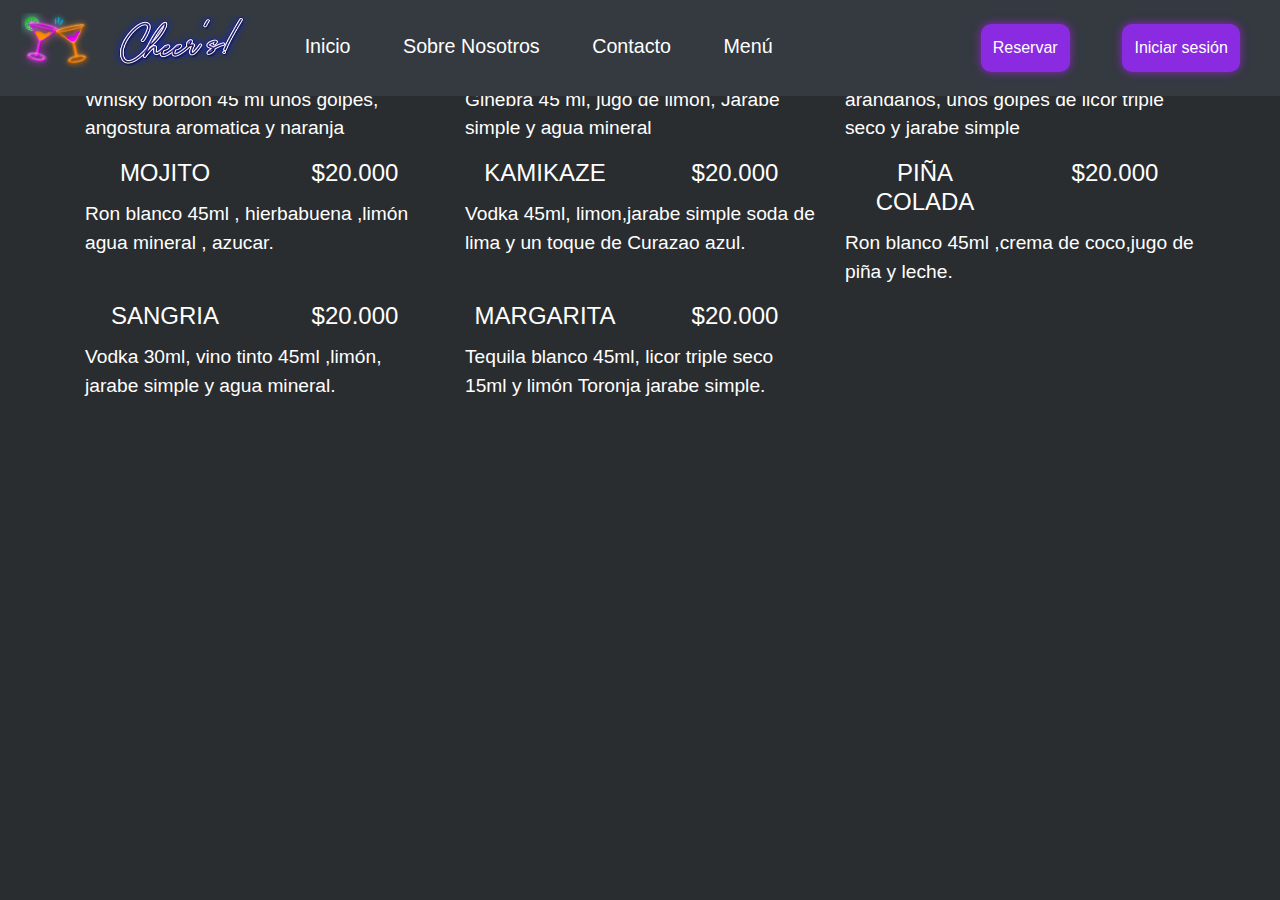
<file: menu-bebidas-clasicos.html>
<!DOCTYPE html>
<html lang="en">
<head>
    <meta charset="UTF-8">
    <meta name="viewport" content="width=device-width, initial-scale=1.0">
    <link rel="stylesheet" href="https://cdn.jsdelivr.net/npm/bootstrap@4.0.0/dist/css/bootstrap.min.css" integrity="sha384-Gn5384xqQ1aoWXA+058RXPxPg6fy4IWvTNh0E263XmFcJlSAwiGgFAW/dAiS6JXm" crossorigin="anonymous">
    <link rel="stylesheet" href="css/estilos.css">
    <link rel="icon" type="image/x-icon" href="img/logo2.png">
    <title>Menú bebidas</title>
</head>
<body>

    <header>
        <!-- Navbar de la página -->
        <nav class="navbar fixed-top navbar-dark bg-dark" style="left: 0; right: 0;">
            <div class="navigation-flex">
                <div class="left-side">
                    <a class="navbar-brand" href="#">
                        <img src="img/Logo2.png" alt="Imagen del logo de Cheers" class="logo">
                        <img src="img/Logo-letters.png" alt="Letras del logo de Cheers" class="logo-letters">
                      </a>
                </div>
                <div class="middle-side">
                    <ul class="navigation-menu">
                        <li>
                            <a href="index.html">Inicio</a>
                        </li>
                        <li>
                            <a href="#">Sobre Nosotros</a>
                        </li>
                        <li>
                            <a href="views/contacto.html">Contacto</a>
                        </li>
                        <li>
                          <a href="/menu-bebidas.html">Menú </a>
                      </li>
                    </ul>
                </div>
                <div class="right-side">
                    <ul>
                        <li>
                            <a href="#" class="btn">
                                Reservar
                            </a>
                        </li>
                        <li>
                            <a href="#" class="btn">
                                Iniciar sesión
                            </a>
                        </li>

                    </ul>
                </div>
            </div>
          </nav>
    </header>
    <div class="">
        <div class="container mt-6">
          <div class="row ">
            <div class="col-4 ">
              <div class=" mt-3 element">
                <div class=" text-white">
                  <div class="row">
                    <div class="col-6">
                      <h4 class="card-title">OLD FASHION</h4>
                    </div>
                    <div class="col-6">
                      <h4 class="card-title">$20.000</h4>
                    </div>                  
                  </div>
                  <p class="card-text">Whisky borbon 45 ml unos golpes,  angostura aromatica y naranja</p>                
                </div>
              </div>
            </div>
            <div class="col-4 ">
              <div class=" mt-3 element">
                <div class=" text-white">
                  <div class="row">
                    <div class="col-6">
                      <h4 class="card-title">TOM COLLINS</h4>
                    </div>
                    <div class="col-6">
                      <h4 class="card-title">$20.000</h4>
                    </div>                  
                  </div>
                  <p class="card-text">Ginebra 45 ml, jugo de limón, Jarabe simple y agua mineral</p>                
                </div>
              </div>
            </div>
            <div class="col-4 ">
              <div class=" mt-3 element">
                <div class=" text-white">
                  <div class="row">
                    <div class="col-6">
                      <h4 class="card-title">COSMOPOLITAN</h4>
                    </div>
                    <div class="col-6">
                      <h4 class="card-title">$20.000</h4>
                    </div>                  
                  </div>
                  <p class="card-text">Vodka 45 ml, jugo de limon, jugo de arándanos, unos golpes de licor triple seco y jarabe simple</p>                
                </div>
              </div>
            </div>
            <div class="col-4 ">
              <div class=" mt-3 element">
                <div class=" text-white">
                  <div class="row">
                    <div class="col-6">
                      <h4 class="card-title">MOJITO</h4>
                    </div>
                    <div class="col-6">
                      <h4 class="card-title">$20.000</h4>
                    </div>                  
                  </div>
                  <p class="card-text">Ron blanco 45ml ,  hierbabuena ,limón agua mineral , azucar.</p>                
                </div>
              </div>
            </div>
            <div class="col-4 ">
              <div class=" mt-3 element">
                <div class=" text-white">
                  <div class="row">
                    <div class="col-6">
                      <h4 class="card-title">KAMIKAZE</h4>
                    </div>
                    <div class="col-6">
                      <h4 class="card-title">$20.000</h4>
                    </div>                  
                  </div>
                  <p class="card-text">Vodka 45ml, limon,jarabe simple soda de lima y un toque de Curazao azul.</p>                
                </div>
              </div>
            </div>
            <div class="col-4 ">
              <div class=" mt-3 element">
                <div class=" text-white">
                  <div class="row">
                    <div class="col-6">
                      <h4 class="card-title">PIÑA COLADA</h4>
                    </div>
                    <div class="col-6">
                      <h4 class="card-title">$20.000</h4>
                    </div>                  
                  </div>
                  <p class="card-text">Ron blanco 45ml ,crema de coco,jugo de piña y leche.</p>                
                </div>
              </div>
            </div>
            <div class="col-4 ">
              <div class=" mt-3 element">
                <div class=" text-white">
                  <div class="row">
                    <div class="col-6">
                      <h4 class="card-title">SANGRIA</h4>
                    </div>
                    <div class="col-6">
                      <h4 class="card-title">$20.000</h4>
                    </div>                  
                  </div>
                  <p class="card-text">Vodka 30ml,  vino tinto 45ml ,limón, jarabe simple y agua mineral.</p>                
                </div>
              </div>
            </div>
            <div class="col-4 ">
              <div class=" mt-3 element">
                <div class=" text-white">
                  <div class="row">
                    <div class="col-6">
                      <h4 class="card-title">MARGARITA</h4>
                    </div>
                    <div class="col-6">
                      <h4 class="card-title">$20.000</h4>
                    </div>                  
                  </div>
                  <p class="card-text">Tequila blanco 45ml, licor triple seco 15ml y limón Toronja jarabe simple.</p>                
                </div>
              </div>
            </div>             
          </div>
        </div>
    </div>
  

</body>

    <script src="https://code.jquery.com/jquery-3.2.1.slim.min.js" integrity="sha384-KJ3o2DKtIkvYIK3UENzmM7KCkRr/rE9/Qpg6aAZGJwFDMVNA/GpGFF93hXpG5KkN" crossorigin="anonymous"></script>
    <script src="https://cdn.jsdelivr.net/npm/popper.js@1.12.9/dist/umd/popper.min.js" integrity="sha384-ApNbgh9B+Y1QKtv3Rn7W3mgPxhU9K/ScQsAP7hUibX39j7fakFPskvXusvfa0b4Q" crossorigin="anonymous"></script>
    <script src="https://cdn.jsdelivr.net/npm/bootstrap@4.0.0/dist/js/bootstrap.min.js" integrity="sha384-JZR6Spejh4U02d8jOt6vLEHfe/JQGiRRSQQxSfFWpi1MquVdAyjUar5+76PVCmYl" crossorigin="anonymous"></script>
</html>
</file>
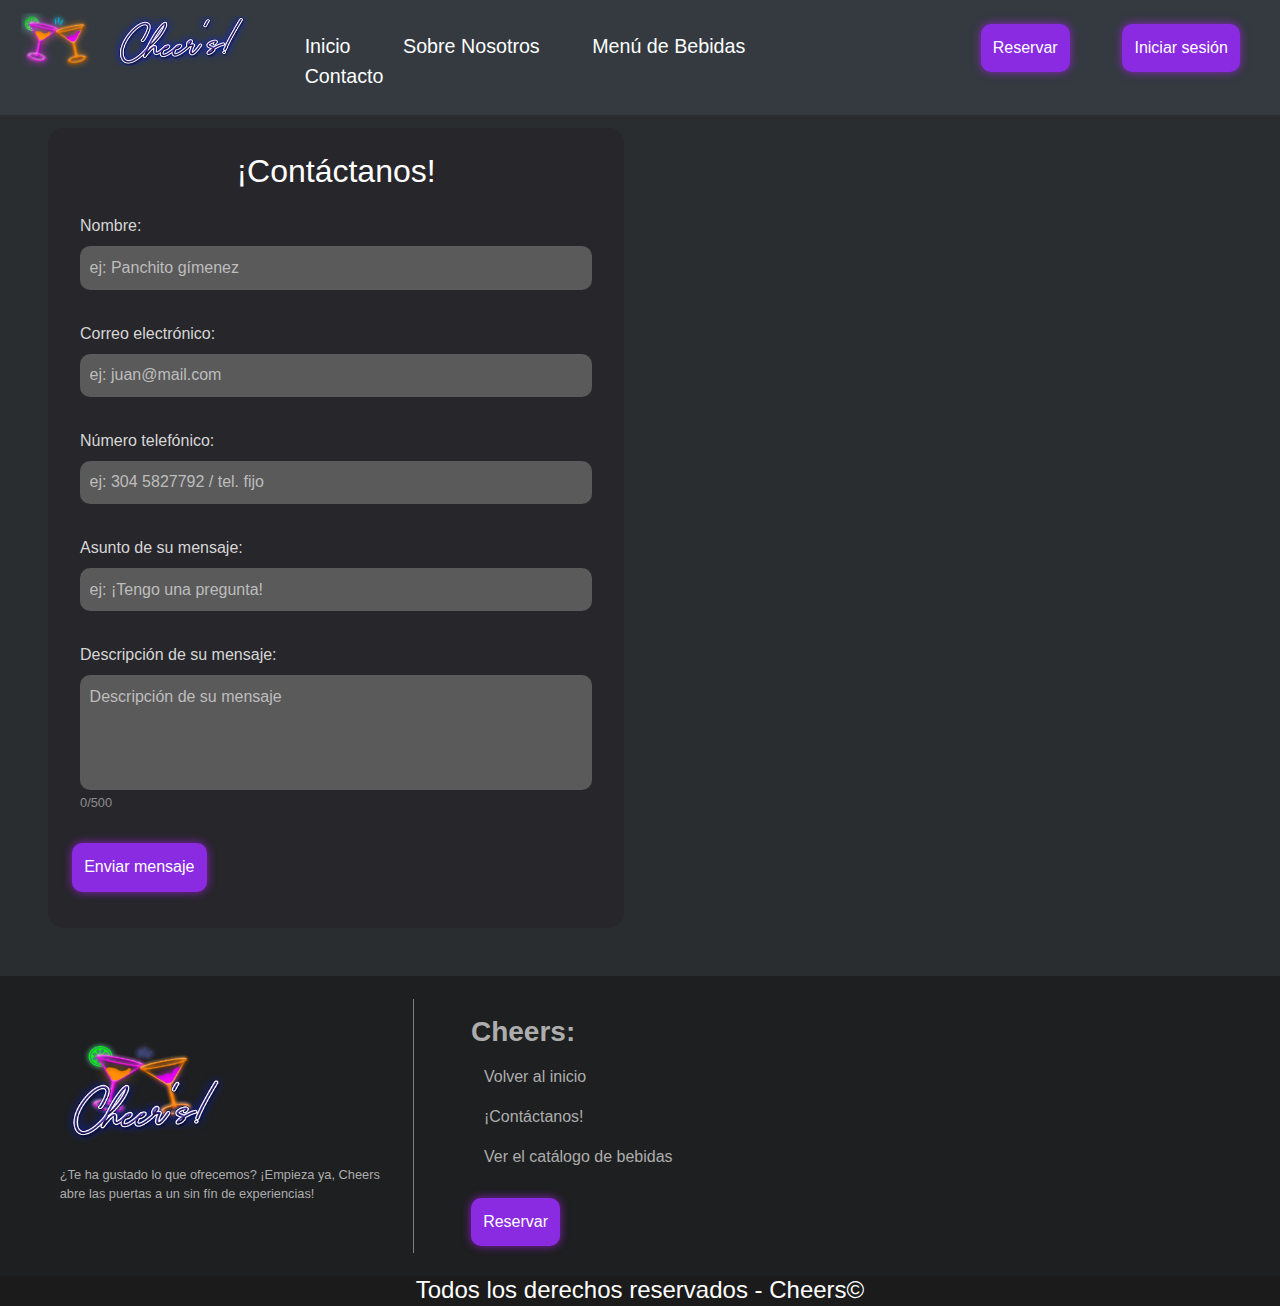
<file: views/contacto.html>
<!DOCTYPE html>
<html lang="en">
<head>
	<meta charset="UTF-8">
	<meta name="viewport" content="width=device-width, initial-scale=1.0">
	<link rel="stylesheet" href="https://cdn.jsdelivr.net/npm/bootstrap@4.0.0/dist/css/bootstrap.min.css" integrity="sha384-Gn5384xqQ1aoWXA+058RXPxPg6fy4IWvTNh0E263XmFcJlSAwiGgFAW/dAiS6JXm" crossorigin="anonymous">
    <link rel="stylesheet" href="../css/estilos.css">
    <link rel="stylesheet" href="../css/estilos-login.css">
    <link rel="icon" type="image/x-icon" href="../img/Logo2.png">
    <title>Contacto</title>
</head>
<body>
    <header>
		<!-- Navbar de la página -->

        <nav class="navbar fixed-top navbar-dark bg-dark" style="left: 0; right: 0;">
            <div class="navigation-flex">
                <div class="left-side">
                    <a class="navbar-brand" href="#">
                        <img src="../img/Logo2.png" alt="Imagen del logo de Cheers" class="logo">
                        <img src="../img/Logo-letters.png" alt="Letras del logo de Cheers" class="logo-letters">
                      </a>
                </div>
                <div class="middle-side">
                    <ul class="navigation-menu">
                        <li>
                            <a href="../index.html#Inicio">Inicio</a>
                        </li>
                        <li>
                            <a href="../index.html#Nosotros">Sobre Nosotros</a>
                        </li>
                        <li>
                            <a href="../index.html#Menu-bebidas">Menú de Bebidas</a>
                        </li>
                        <li>
                            <a href="#" class="item-nav active-nav">Contacto</a>
                        </li>
                    </ul>
                </div>
                <div class="right-side">
                    <ul>
                        <li>
                            <a href="reservar.html" class="btn">
                                Reservar
                            </a>
                        </li>
                        <li>
                            <a href="login.html" class="btn">
                                Iniciar sesión
                            </a>
                        </li>
                    </ul>
                </div>
            </div>
          </nav>
    </header>

    <section class="contenedor-formulario">
      <div class="formulario-contacto">
        <h2>¡Contáctanos!</h2>

          <form>
            <div class="form-group">
              <label for="name">Nombre:</label>
              <input type="text" class="cheers-input" id="name" placeholder="ej: Panchito gímenez">
            </div>
            <div class="form-group">
              <label for="email">Correo electrónico:</label>
              <input type="email" class="cheers-input" id="email" placeholder="ej: juan@mail.com">
            </div>
            <div class="form-group">
              <label for="number">Número telefónico:</label>
              <input type="text" class="cheers-input" id="number" placeholder="ej: 304 5827792 / tel. fijo">
            </div>
            <div class="form-group">
              <label for="affair">Asunto de su mensaje:</label>
              <input type="text" class="cheers-input" id="affair" placeholder="ej: ¡Tengo una pregunta!">
            </div>
            <div class="form-group">
              <label for="description">Descripción de su mensaje:</label>
              <textarea oninput="change(this)" id="description" rows="4" class="cheers-input" maxlength="500" style="resize: none;" placeholder="Descripción de su mensaje"></textarea>
              <small>0</small><small>/500</small>
            </div>
          </form>

        <button type="submit" class="btn footer-button">Enviar mensaje</button>
      </div>
      <div class="caja-mapa">
        <iframe src="https://www.google.com/maps/embed?pb=!1m18!1m12!1m3!1d7932.834082454754!2d-75.57309285873376!3d6.208595525116983!2m3!1f0!2f0!3f0!3m2!1i1024!2i768!4f13.1!3m3!1m2!1s0x8e442829f90bb179%3A0x950c0471dca37671!2sLa%20Octava%20Bar!5e0!3m2!1ses-419!2sco!4v1700793652925!5m2!1ses-419!2sco" width="100%" height="100%" style="border:0;" allowfullscreen="" loading="lazy" referrerpolicy="no-referrer-when-downgrade"></iframe>
      </div>
    </section>

    <!-- Footer de la página -->

    <footer>

      <div class="footer-info">
        <img src="../img/Logo.png" alt="Logo de 'Cheers'" style="width: 165px; height: 150px;">
        <p>¿Te ha gustado lo que ofrecemos? ¡Empieza ya, Cheers abre las puertas a un sin fín de experiencias!</p>

        <div class="sm-icons">
          <a href="#" class="btn"><i class="fa-brands fa-facebook"></i></a>
          <a href="#" class="btn"><i class="fa-brands fa-instagram"></i></a>
          <a href="views/contacto.html" class="btn"><i class="fa-solid fa-envelope"></i></a>
          <a href="#" class="btn"><i class="fa-brands fa-whatsapp"></i></a>
          <a href="" class="btn"><i class="fa-brands fa-tiktok"></i></a>
        </div>
      </div>

      <div class="footer-info">

        <h3><strong>Cheers:</strong></h3>

            <li><a href="../index#inicio" class="btn">Volver al inicio</a></li>
            <li><a href="contacto.html" class="btn">¡Contáctanos!</a></li>
            <li><a href="../index#Menu-bebidas" class="btn">Ver el catálogo de bebidas</a></li>

            <a href="views/reservar.html" class="footer-button btn">Reservar</a>

      </div>

      <div class="footer-info">
        <iframe src="https://www.google.com/maps/embed?pb=!1m18!1m12!1m3!1d7932.834082454754!2d-75.57309285873376!3d6.208595525116983!2m3!1f0!2f0!3f0!3m2!1i1024!2i768!4f13.1!3m3!1m2!1s0x8e442829f90bb179%3A0x950c0471dca37671!2sLa%20Octava%20Bar!5e0!3m2!1ses-419!2sco!4v1700793652925!5m2!1ses-419!2sco" width="100%" height="100%" style="border:0;" allowfullscreen="" loading="lazy" referrerpolicy="no-referrer-when-downgrade"></iframe>
      </div>

    </footer>

    <div class="derechos">
      <h4>Todos los derechos reservados - Cheers&copy;</h4>
    </div>

</body>
    <script src="https://code.jquery.com/jquery-3.2.1.slim.min.js" integrity="sha384-KJ3o2DKtIkvYIK3UENzmM7KCkRr/rE9/Qpg6aAZGJwFDMVNA/GpGFF93hXpG5KkN" crossorigin="anonymous"></script>
    <script src="https://cdn.jsdelivr.net/npm/popper.js@1.12.9/dist/umd/popper.min.js" integrity="sha384-ApNbgh9B+Y1QKtv3Rn7W3mgPxhU9K/ScQsAP7hUibX39j7fakFPskvXusvfa0b4Q" crossorigin="anonymous"></script>
    <script src="https://cdn.jsdelivr.net/npm/bootstrap@4.0.0/dist/js/bootstrap.min.js" integrity="sha384-JZR6Spejh4U02d8jOt6vLEHfe/JQGiRRSQQxSfFWpi1MquVdAyjUar5+76PVCmYl" crossorigin="anonymous"></script>

    <script>
      let counter = document.querySelector('.contenedor-formulario .formulario-contacto form .form-group small')

      function change(elem) {
        let length = elem.value.length;
        counter.innerHTML=length;
      }
    </script>
</html>
</file>
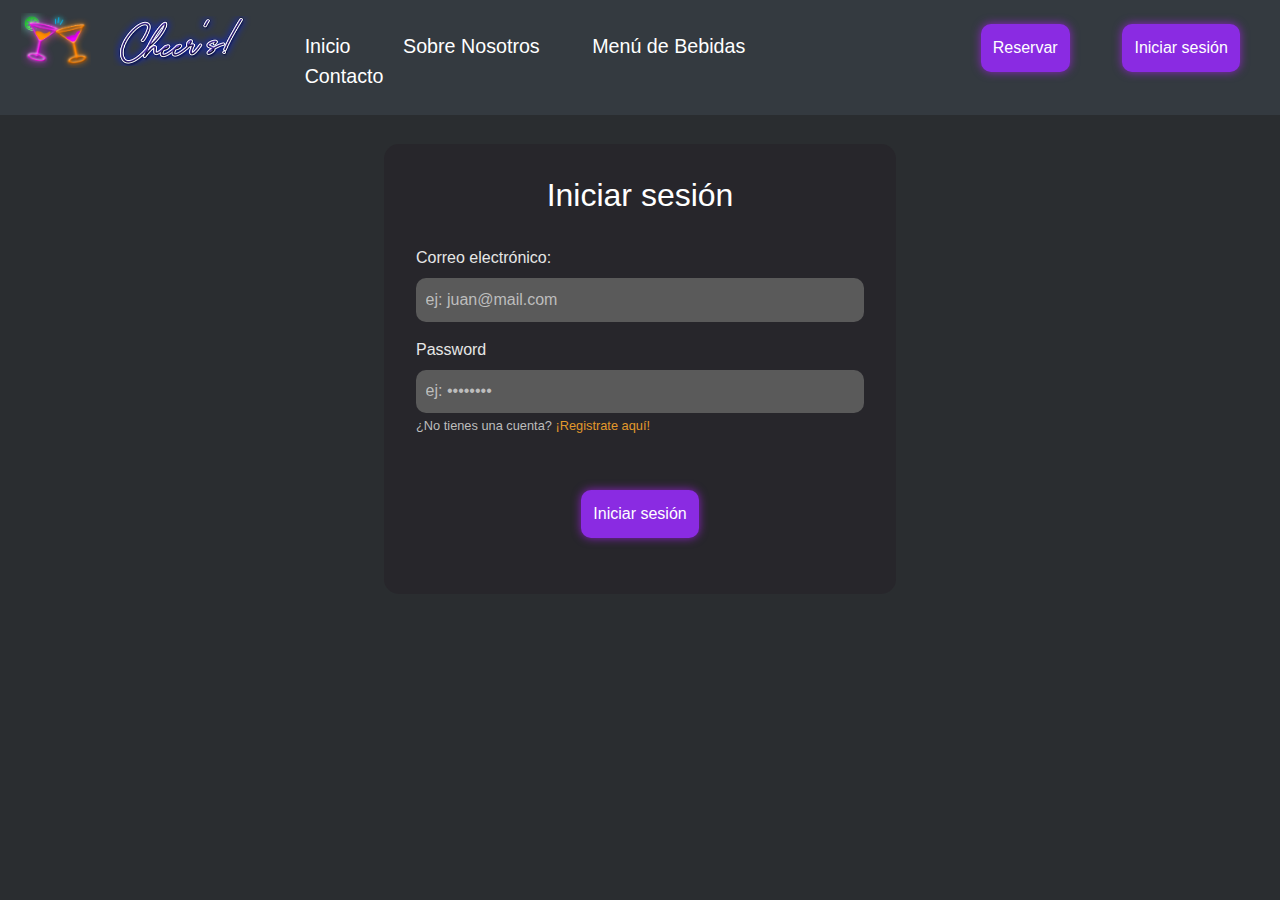
<file: views/login.html>
<!DOCTYPE html>
<html lang="en">
<head>
  <meta charset="UTF-8">
  <meta name="viewport" content="width=device-width, initial-scale=1.0">
  <link rel="stylesheet" href="https://cdn.jsdelivr.net/npm/bootstrap@4.0.0/dist/css/bootstrap.min.css" integrity="sha384-Gn5384xqQ1aoWXA+058RXPxPg6fy4IWvTNh0E263XmFcJlSAwiGgFAW/dAiS6JXm" crossorigin="anonymous">
  <link rel="stylesheet" href="../css/estilos.css">
  <link rel="stylesheet" href="../css/estilos-login.css">
  <link rel="icon" type="image/x-icon" href="../img/Logo2.png">
  <link rel="stylesheet"
  href="https://cdnjs.cloudflare.com/ajax/libs/font-awesome/6.4.2/css/all.min.css">
  <title>Cheers</title>
</head>
<body>

  <header>
    <!-- Navbar de la página -->
    <nav class="navbar fixed-top navbar-dark bg-dark">
        <div class="navigation-flex">
            <div class="left-side">
                <a class="navbar-brand" href="#">
                    <img src="../img/Logo2.png" alt="Imagen del logo de Cheers" class="logo">
                    <img src="../img/Logo-letters.png" alt="Letras del logo de Cheers" class="logo-letters">
                  </a>
            </div>
            <div class="middle-side">
                <ul class="navigation-menu">
                    <li>
                        <a href="../index.html#Inicio" class="item-nav">Inicio</a>
                    </li>
                    <li>
                        <a href="../index.html#Nosotros">Sobre Nosotros</a>
                    </li>
                    <li>
                        <a href="../index.html#Menu-bebidas">Menú de Bebidas</a>
                    </li>
                    <li>
                        <a href="contacto.html">Contacto</a>
                    </li>
                </ul>
            </div>
            <div class="right-side">
                <ul>
                    <li>
                        <a href="reservar.html" class="btn">
                            Reservar
                        </a>
                    </li>
                    <li>
                        <a href="#" class="btn">
                            Iniciar sesión
                        </a>
                    </li>
                </ul>
            </div>
        </div>
      </nav>
  </header>

  <section class="login-container">
    <div class="login-box">

      <h2>Iniciar sesión</h2>

      <form action="">
        <div class="form-group">
          <label for="email">Correo electrónico:</label>
          <input type="email" class="cheers-input" id="email" placeholder="ej: juan@mail.com">
        </div>
        <div class="form-group">
          <label for="exampleInputPassword1">Password</label>
          <input type="password" class="cheers-input" id="exampleInputPassword1" placeholder="ej: ••••••••">
          <small>¿No tienes una cuenta? <a href="register.html">¡Registrate aquí!</a></small>
        </div>
        <div class="form-footer flex-column">
          <button type="submit" class="btn footer-button">Iniciar sesión</button>
        </div>
      </form>

    </div>
  </section>

</body>

<script src="https://code.jquery.com/jquery-3.2.1.slim.min.js" integrity="sha384-KJ3o2DKtIkvYIK3UENzmM7KCkRr/rE9/Qpg6aAZGJwFDMVNA/GpGFF93hXpG5KkN" crossorigin="anonymous"></script>
<script src="https://cdn.jsdelivr.net/npm/popper.js@1.12.9/dist/umd/popper.min.js" integrity="sha384-ApNbgh9B+Y1QKtv3Rn7W3mgPxhU9K/ScQsAP7hUibX39j7fakFPskvXusvfa0b4Q" crossorigin="anonymous"></script>
<script src="https://cdn.jsdelivr.net/npm/bootstrap@4.0.0/dist/js/bootstrap.min.js" integrity="sha384-JZR6Spejh4U02d8jOt6vLEHfe/JQGiRRSQQxSfFWpi1MquVdAyjUar5+76PVCmYl" crossorigin="anonymous"></script>
</html>
</file>
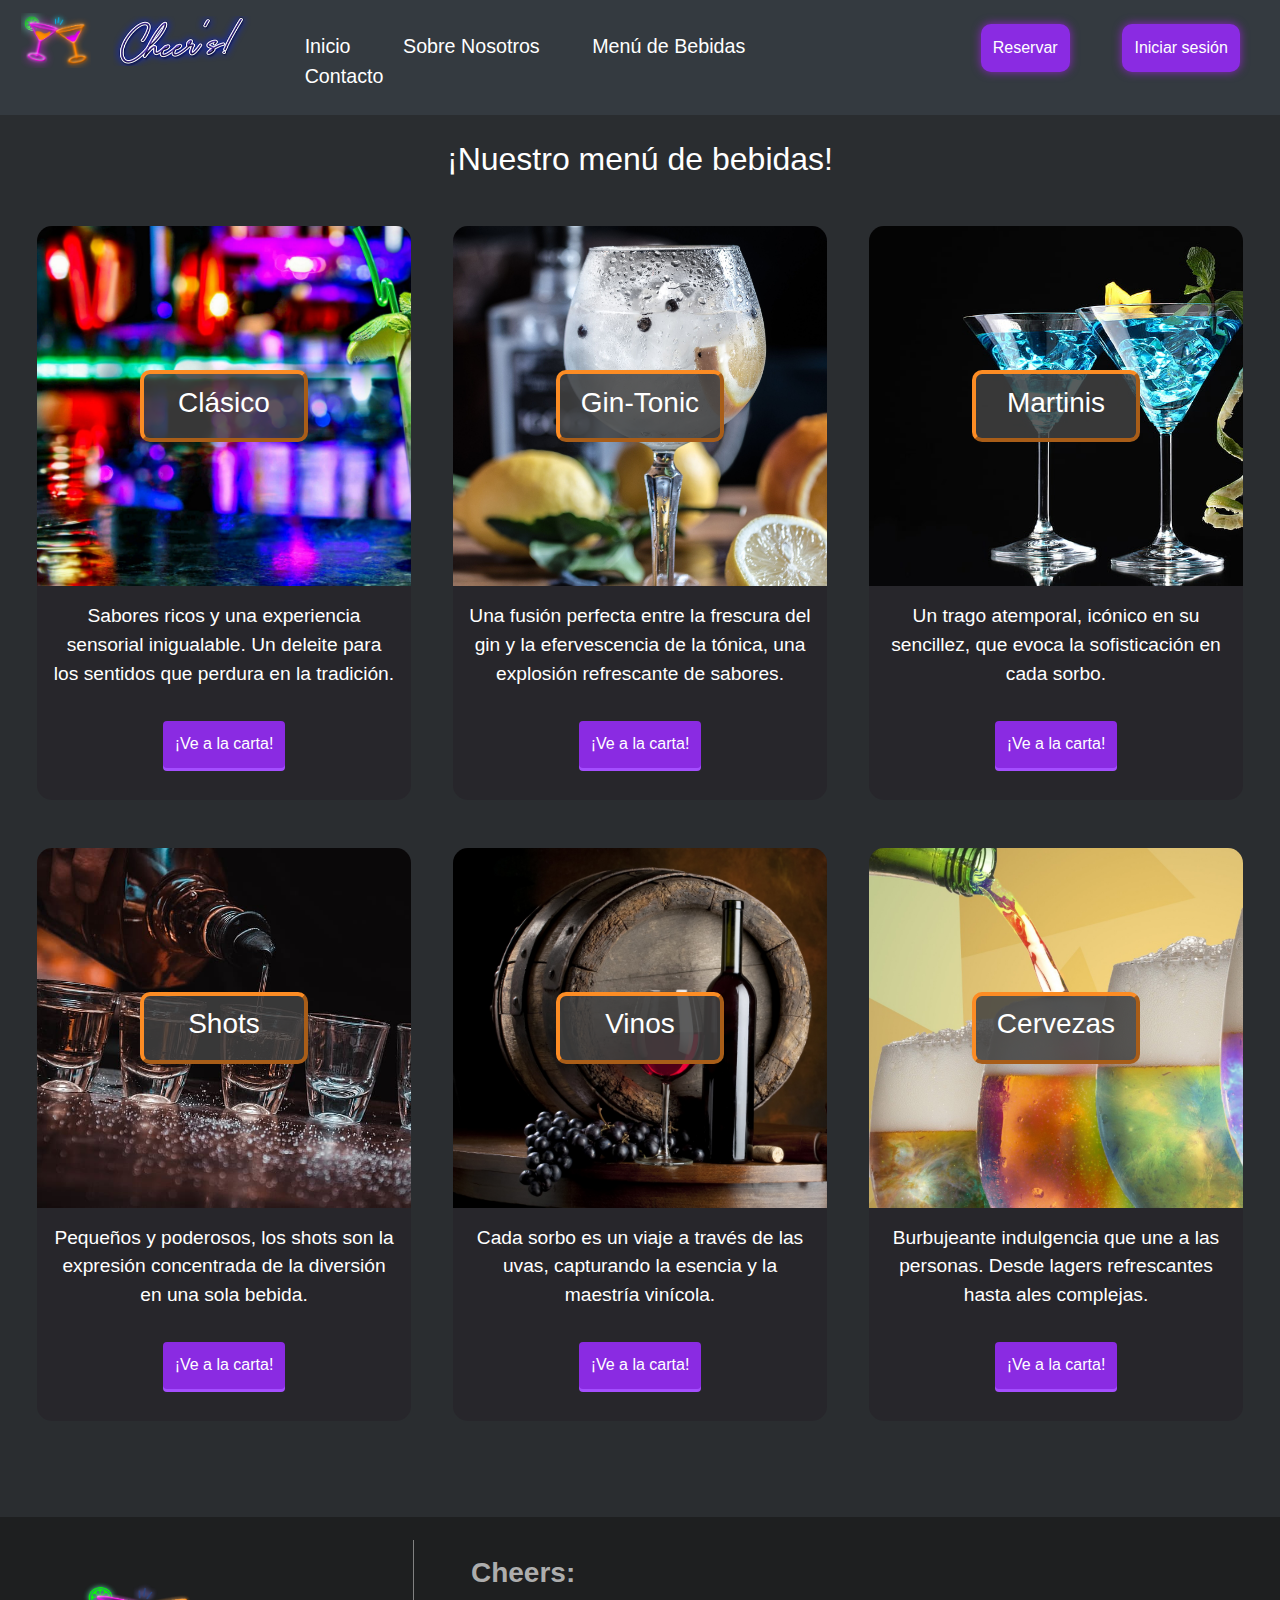
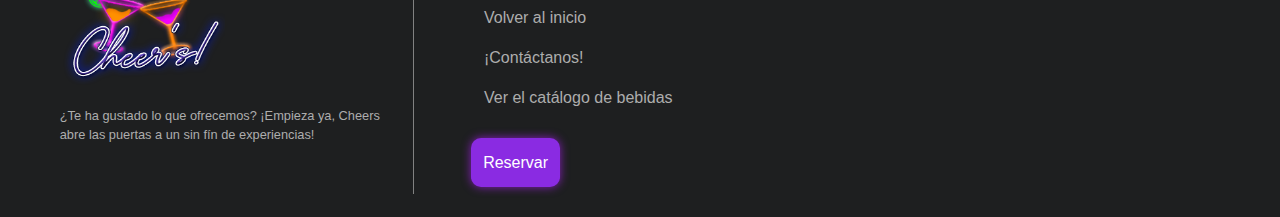
<file: views/menu-bebidas.html>
<!DOCTYPE html>
<html lang="en">
<head>
    <meta charset="UTF-8">
    <meta name="viewport" content="width=device-width, initial-scale=1.0">
    <link rel="stylesheet" href="https://cdn.jsdelivr.net/npm/bootstrap@4.0.0/dist/css/bootstrap.min.css" integrity="sha384-Gn5384xqQ1aoWXA+058RXPxPg6fy4IWvTNh0E263XmFcJlSAwiGgFAW/dAiS6JXm" crossorigin="anonymous">
    <link rel="stylesheet" href="../css/estilos.css">
    <link rel="stylesheet" href="../css/estilos-bebidas.css">
    <link rel="icon" type="image/x-icon" href="../img/Logo2.png">
    <title>Menú bebidas</title>
</head>
<body>

  <header>
    <!-- Navbar de la página -->
    <nav class="navbar fixed-top navbar-dark bg-dark">
        <div class="navigation-flex">
            <div class="left-side">
                <a class="navbar-brand" href="#">
                    <img src="../img/Logo2.png" alt="Imagen del logo de Cheers" class="logo">
                    <img src="../img/Logo-letters.png" alt="Letras del logo de Cheers" class="logo-letters">
                  </a>
            </div>
            <div class="middle-side">
                <ul class="navigation-menu">
                    <li>
                        <a href="../index.html#Inicio" class="item-nav">Inicio</a>
                    </li>
                    <li>
                        <a href="../index.html#Nosotros">Sobre Nosotros</a>
                    </li>
                    <li>
                        <a href="../index.html#Menu-bebidas">Menú de Bebidas</a>
                    </li>
                    <li>
                        <a href="contacto.html">Contacto</a>
                    </li>
                </ul>
            </div>
            <div class="right-side">
                <ul>
                    <li>
                        <a href="reservar.html" class="btn">
                            Reservar
                        </a>
                    </li>
                    <li>
                        <a href="login.html" class="btn">
                            Iniciar sesión
                        </a>
                    </li>
                </ul>
            </div>
        </div>
      </nav>
  </header>

    <!-- Sección menú de bebidas -->

    <section id="Menu-bebidas">

        <h2 class="m-bebidas-margin">¡Nuestro menú de bebidas!</h2>

        <div class="menu-de-bebidas">

          <div class="menu-card">
            <div class="drink-image" style="background-image: url(../img/classic.jpg);">
              <div class="drink-title">
                <h3>Clásico</h3>
              </div>
            </div>

            <div class="card-paragraph">
              <p>Sabores ricos y una experiencia sensorial inigualable. Un deleite para los sentidos que perdura en la tradición.</p>

              <button class="btn card-button">¡Ve a la carta!</button>
            </div>

          </div>

          <div class="menu-card">
            <div class="drink-image" style="background-image: url(../img/gin-tonic.jpg)";>
              <div class="drink-title">
                <h3>Gin-Tonic</h3>
              </div>
            </div>

            <div class="card-paragraph">
              <p>Una fusión perfecta entre la frescura del gin y la efervescencia de la tónica, una explosión refrescante de sabores.</p>

              <button class="btn card-button">¡Ve a la carta!</button>
            </div>

          </div>

          <div class="menu-card">
            <div class="drink-image" style="background-image: url(../img/martini.jpg)";>
              <div class="drink-title">
                <h3>Martinis</h3>
              </div>
            </div>

            <div class="card-paragraph">
              <p>Un trago atemporal, icónico en su sencillez, que evoca la sofisticación en cada sorbo.</p>

              <button class="btn card-button">¡Ve a la carta!</button>
            </div>

          </div>

          <div class="menu-card">
            <div class="drink-image" style="background-image: url(../img/shots.jpg);">
              <div class="drink-title">
                <h3>Shots</h3>
              </div>
            </div>

            <div class="card-paragraph">
              <p>Pequeños y poderosos, los shots son la expresión concentrada de la diversión en una sola bebida.</p>

              <button class="btn card-button">¡Ve a la carta!</button>
            </div>

          </div>

          <div class="menu-card">
            <div class="drink-image" style="background-image: url(../img/wine.jpg);">
              <div class="drink-title">
                <h3>Vinos</h3>
              </div>
            </div>

            <div class="card-paragraph">
              <p>Cada sorbo es un viaje a través de las uvas, capturando la esencia y la maestría vinícola.</p>

              <button class="btn card-button">¡Ve a la carta!</button>
            </div>

          </div>

          <div class="menu-card">
            <div class="drink-image" style="background-image: url(../img/beer.jpg);">
              <div class="drink-title">
                <h3>Cervezas</h3>
              </div>
            </div>

            <div class="card-paragraph">
              <p>Burbujeante indulgencia que une a las personas. Desde lagers refrescantes hasta ales complejas.</p>

              <button class="btn card-button">¡Ve a la carta!</button>
            </div>

          </div>

        </div>

    </section>

  <!-- Pie de página -->

  <footer>

    <div class="footer-info">
      <img src="../img/Logo.png" alt="Logo de 'Cheers'" style="width: 165px; height: 150px;">
      <p>¿Te ha gustado lo que ofrecemos? ¡Empieza ya, Cheers abre las puertas a un sin fín de experiencias!</p>

      <div class="sm-icons">
        <a href="#" class="btn"><i class="fa-brands fa-facebook"></i></a>
        <a href="#" class="btn"><i class="fa-brands fa-instagram"></i></a>
        <a href="views/contacto.html" class="btn"><i class="fa-solid fa-envelope"></i></a>
        <a href="#" class="btn"><i class="fa-brands fa-whatsapp"></i></a>
        <a href="" class="btn"><i class="fa-brands fa-tiktok"></i></a>
      </div>
    </div>

    <div class="footer-info">

      <h3><strong>Cheers:</strong></h3>

          <li><a href="../index#inicio" class="btn">Volver al inicio</a></li>
          <li><a href="contacto.html" class="btn">¡Contáctanos!</a></li>
          <li><a href="../index#Menu-bebidas" class="btn">Ver el catálogo de bebidas</a></li>

          <a href="views/reservar.html" class="footer-button btn">Reservar</a>

    </div>

    <div class="footer-info">
      <iframe src="https://www.google.com/maps/embed?pb=!1m18!1m12!1m3!1d7932.834082454754!2d-75.57309285873376!3d6.208595525116983!2m3!1f0!2f0!3f0!3m2!1i1024!2i768!4f13.1!3m3!1m2!1s0x8e442829f90bb179%3A0x950c0471dca37671!2sLa%20Octava%20Bar!5e0!3m2!1ses-419!2sco!4v1700793652925!5m2!1ses-419!2sco" width="100%" height="100%" style="border:0;" allowfullscreen="" loading="lazy" referrerpolicy="no-referrer-when-downgrade"></iframe>
    </div>

  </footer>

</body>

    <script src="https://code.jquery.com/jquery-3.2.1.slim.min.js" integrity="sha384-KJ3o2DKtIkvYIK3UENzmM7KCkRr/rE9/Qpg6aAZGJwFDMVNA/GpGFF93hXpG5KkN" crossorigin="anonymous"></script>
    <script src="https://cdn.jsdelivr.net/npm/popper.js@1.12.9/dist/umd/popper.min.js" integrity="sha384-ApNbgh9B+Y1QKtv3Rn7W3mgPxhU9K/ScQsAP7hUibX39j7fakFPskvXusvfa0b4Q" crossorigin="anonymous"></script>
    <script src="https://cdn.jsdelivr.net/npm/bootstrap@4.0.0/dist/js/bootstrap.min.js" integrity="sha384-JZR6Spejh4U02d8jOt6vLEHfe/JQGiRRSQQxSfFWpi1MquVdAyjUar5+76PVCmYl" crossorigin="anonymous"></script>
</html>
</file>
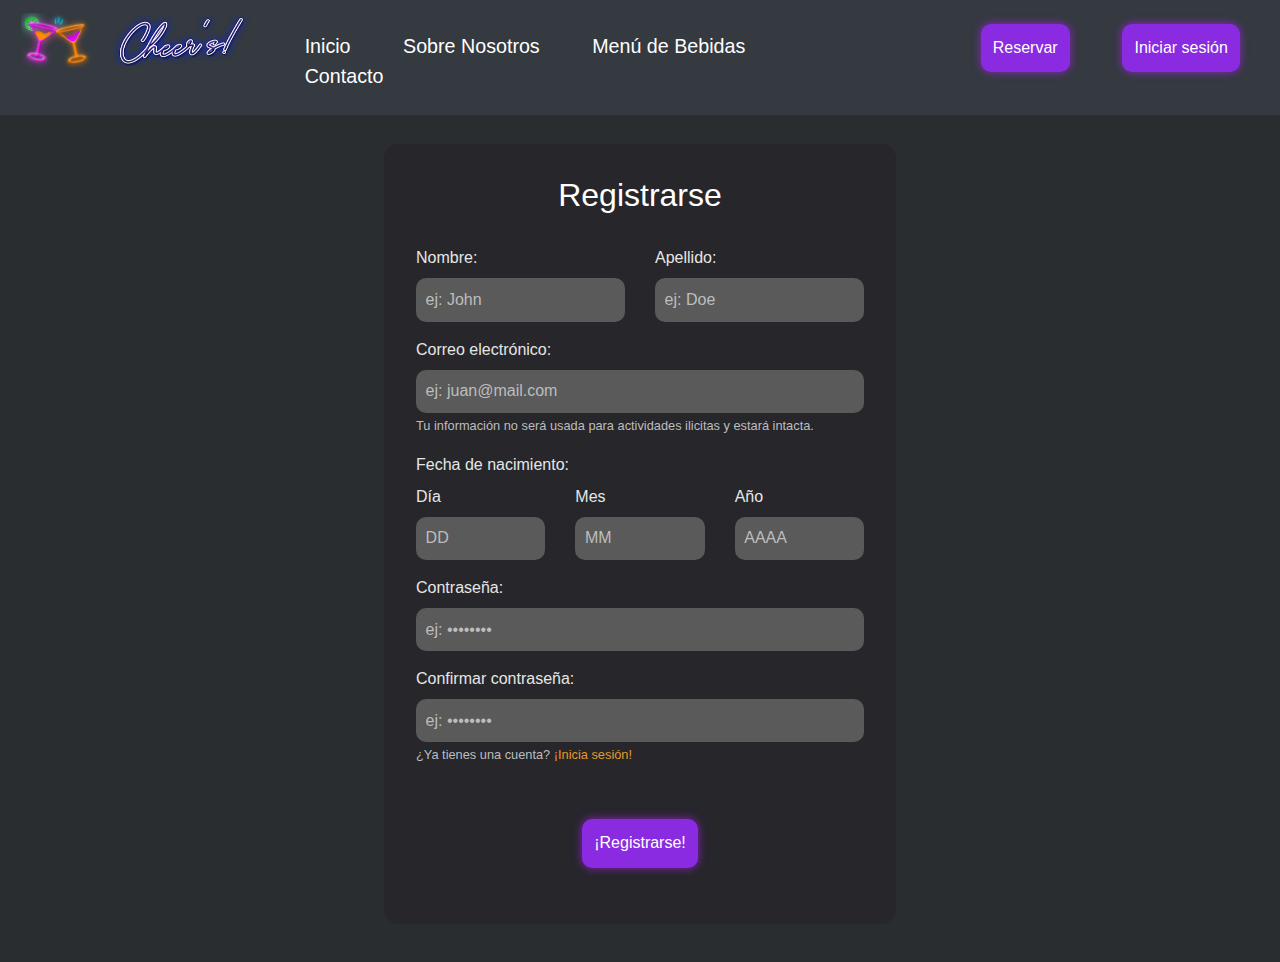
<file: views/register.html>
<!DOCTYPE html>
<html lang="en">
<head>
  <meta charset="UTF-8">
  <meta name="viewport" content="width=device-width, initial-scale=1.0">
  <link rel="stylesheet" href="https://cdn.jsdelivr.net/npm/bootstrap@4.0.0/dist/css/bootstrap.min.css" integrity="sha384-Gn5384xqQ1aoWXA+058RXPxPg6fy4IWvTNh0E263XmFcJlSAwiGgFAW/dAiS6JXm" crossorigin="anonymous">
  <link rel="stylesheet" href="../css/estilos.css">
  <link rel="stylesheet" href="../css/estilos-login.css">
  <link rel="icon" type="image/x-icon" href="../img/Logo2.png">
  <link rel="stylesheet"
  href="https://cdnjs.cloudflare.com/ajax/libs/font-awesome/6.4.2/css/all.min.css">
  <title>Cheers</title>
</head>
<body>

  <header>
    <!-- Navbar de la página -->
    <nav class="navbar fixed-top navbar-dark bg-dark">
        <div class="navigation-flex">
            <div class="left-side">
                <a class="navbar-brand" href="#">
                    <img src="../img/Logo2.png" alt="Imagen del logo de Cheers" class="logo">
                    <img src="../img/Logo-letters.png" alt="Letras del logo de Cheers" class="logo-letters">
                  </a>
            </div>
            <div class="middle-side">
                <ul class="navigation-menu">
                    <li>
                        <a href="../index.html#Inicio" class="item-nav">Inicio</a>
                    </li>
                    <li>
                        <a href="../index.html#Nosotros">Sobre Nosotros</a>
                    </li>
                    <li>
                        <a href="../index.html#Menu-bebidas">Menú de Bebidas</a>
                    </li>
                    <li>
                        <a href="contacto.html">Contacto</a>
                    </li>
                </ul>
            </div>
            <div class="right-side">
                <ul>
                    <li>
                        <a href="reservar.html" class="btn">
                            Reservar
                        </a>
                    </li>
                    <li>
                        <a href="login.html" class="btn">
                            Iniciar sesión
                        </a>
                    </li>
                </ul>
            </div>
        </div>
      </nav>
  </header>

  <section class="register-container">
    <div class="register-box">

      <h2>Registrarse</h2>

      <form action="">

        <div class="form-group">
          <div class="row">
            <div class="col">
              <label for="name">Nombre:</label>
              <input type="text" class="cheers-input" id="name" placeholder="ej: John">
            </div>
            <div class="col">
              <label for="last-name">Apellido:</label>
              <input type="text" class="cheers-input" id="last-name" placeholder="ej: Doe">
            </div>
          </div>
        </div>

        <div class="form-group">
          <label for="email">Correo electrónico:</label>
          <input type="email" class="cheers-input" id="email" placeholder="ej: juan@mail.com">
          <small>Tu información no será usada para actividades ilicitas y estará intacta.</small>
        </div>

        <div class="form-group">
        <label>Fecha de nacimiento:</label>
          <div class="row">
            <div class="col">
              <label for="dia">Día</label>
              <input type="text" class="cheers-input" id="dia" placeholder="DD">
            </div>
            <div class="col">
              <label for="mes">Mes</label>
              <input type="text" class="cheers-input" id="mes" placeholder="MM">
            </div>
            <div class="col">
              <label for="año">Año</label>
              <input type="text" class="cheers-input" id="año" placeholder="AAAA">
            </div>
          </div>
        </div>

        <div class="form-group">
          <label for="password">Contraseña:</label>
          <input type="password" class="cheers-input" id="password" placeholder="ej: ••••••••">
        </div>

        <div class="form-group">
          <label for="password-confirm">Confirmar contraseña:</label>
          <input type="password" class="cheers-input" id="password-confirm" placeholder="ej: ••••••••">
          <small>¿Ya tienes una cuenta? <a href="login.html">¡Inicia sesión!</a></small>
        </div>

        <div class="form-footer flex-column">
          <button type="submit" class="btn footer-button">¡Registrarse!</button>
        </div>
      </form>

    </div>
  </section>

</body>

<script src="https://code.jquery.com/jquery-3.2.1.slim.min.js" integrity="sha384-KJ3o2DKtIkvYIK3UENzmM7KCkRr/rE9/Qpg6aAZGJwFDMVNA/GpGFF93hXpG5KkN" crossorigin="anonymous"></script>
<script src="https://cdn.jsdelivr.net/npm/popper.js@1.12.9/dist/umd/popper.min.js" integrity="sha384-ApNbgh9B+Y1QKtv3Rn7W3mgPxhU9K/ScQsAP7hUibX39j7fakFPskvXusvfa0b4Q" crossorigin="anonymous"></script>
<script src="https://cdn.jsdelivr.net/npm/bootstrap@4.0.0/dist/js/bootstrap.min.js" integrity="sha384-JZR6Spejh4U02d8jOt6vLEHfe/JQGiRRSQQxSfFWpi1MquVdAyjUar5+76PVCmYl" crossorigin="anonymous"></script>

</html>
</file>
<file: css/estilos.css>
/* Valores globales */
html {
  scroll-behavior: smooth;
}

body {
  background-color: #2a2d30;
}

body p {
  font-size: 1.20rem;
}

h2 {
  text-align: center;
  color: white;
}

/* -- navbar flex --*/

.navigation-flex {
  display: flex;
  flex-direction: row;
  justify-content: space-between;

  width: 100%;
  height: 100%
}

.left-side {
  width: 18%;
}

.middle-side {
  width: 52%;
  margin-top: 1.5rem;
}

.right-side {
  width: 30%;
  margin-top: 1rem;

  text-align: end;
}

.middle-side ul li{
  font-size: 1.23rem;

  display: inline-block;
  padding: 0 1.5rem;
}

.middle-side a {
  color: white;
  text-decoration: none;
  transition: .3s;
}

.middle-side a:hover {
  animation: color-loop 1.5s infinite;
  transform: scale(1.3);
}

.right-side ul li {
  font-size: 1.23rem;

  display: inline-block;
  padding: 0 1.5rem;
}

.right-side a {
  color: white;
  text-decoration: none;
  background-color: blueviolet;
  padding: .7rem;
  border-radius: 10px;
  box-shadow: 0px 0px 10px rgba(178, 31, 252, 0.7);
  transition: 0.3s;
}

.right-side a:hover{
  background-color: rgb(255, 166, 0);
  transform: scale(1.2);
  display: inline-block;
}

.item-nav {
  transition: .3s;
}

.active-nav {
  animation: color-loop 1.5s infinite;
}

/* Propiedades del logo */

.logo {
  width: 70px;
  height: 55px;

  margin: 0 1rem 0 5px;
}

.logo-letters {
  width: 140px;
  height: 50px;
}

/* Cheers box  along with the carousel*/

.cheers-box {
  width: 50%;
  height: 646px;

  position: relative;
  background-color: rgba(54, 54, 54, 0.8);
  bottom: 670px;
  margin-bottom: -650px;
  box-shadow: 16px 2px 32px 5px rgba(54, 54, 54, 0.75);

  text-align: center;
}

.content {
  margin: 1.5rem;
  padding: 5rem;
}

.cheers-box {
  color: white;
}

.paragraph {
  margin: 2.6rem 0;
}

.buttons {
  margin-right: 2rem;
}

.buttons ul li {
  font-size: 1.23rem;

  display: inline-block;
  padding: 0 1rem;
}

.buttons a {
  color: white;
  text-decoration: none;
  background-color: blueviolet;
  padding: .7rem;
  border-radius: 10px;
  box-shadow: 0px 0px 10px rgba(178, 31, 252, 0.7);
  transition: 0.3s;
}

.buttons a:hover{
  display: inline-block;
  background-color: rgb(255, 166, 0);
  transform: scale(1.2);
}

/* Sección "Sobre Nosotros" */

.sobre-nosotros {
  width: 100%;
  height: 600px;
  text-align: center;
  color: white;
  display: flex;
}

.card-about {
  background-color: rgba(38, 34, 40, .6);
  width: 30%;
  height: 100%;
  margin: 0 2rem 2rem 2rem;
  justify-content: space-around;
  border-radius: 10px;
}

.card-about p {
  padding: 1.5rem;
}

.about-items {
  width: 140px;
  height: 95px;
}

/* Footer styles */

footer {
  padding: 1.45rem;
  width: 100%;
  height: 300px;
  background-color: #1e1f20;
  display: flex;
  justify-content: space-around;
}

.footer-info {
  padding: 1rem;
  width: 30%;
  height: 100%;
  color: rgb(173, 173, 173);
}

.footer-info p {
  font-size: .8rem;
}

.footer-info:first-child {
  border-right: 1px ridge rgb(129, 129, 129);
}

.footer-info iframe {
  border-radius: 15px;
}

.footer-info li {
  list-style-type: none;
  padding: 1px 0;
}

.footer-info li a {
  text-decoration: none;
  color: rgb(173, 173, 173);
  transition: .3s;
}

.footer-info li a:hover {
  animation: color-loop 1.5s infinite;
  transform: scale(1.2);
}

.footer-button {
  margin-top: 1.3rem;
  padding: .7rem;

  text-decoration: none;
  color: white;
  background-color: blueviolet;
  border-radius: 10px;

  transition: .3s;
  box-shadow: 0px 0px 10px rgba(178, 31, 252, 0.7);
}

.footer-button:hover {
  background-color: rgb(255, 166, 0);
  transform: scale(1.2);
  color: white;
}

.sm-icons a {
  color: rgb(173, 173, 173);
  text-decoration: none;
  font-size: 1.5rem;
  display: inline-block;

  padding: 0 1rem;
  transition: .3s;
}

.sm-icons a:hover {
  animation: color-loop 1.5s infinite;
  transform: scale(1.3);
}

.derechos {
  width: 100%;
  height: 30px;
  background-color: #1b1b1b;

  color: rgb(109, 109, 109);
  text-align: center;
}

/* Animaciones */

@keyframes color-loop {
  0% {
    color: rgb(255, 166, 0);
  }
  50% {
    color: rgb(255, 0, 255);
  }
  100% {
    color: rgb(255, 166, 0);
  }
}

/* estilos contacto html */

h4{
  color: white;
  text-align: center;
}

.contenedor-formulario{
  width: 100%;
  height: 800px;
  margin: 8rem 0 3rem 0;
  display: flex;
  justify-content: space-around;
}

.formulario-contacto {
  width: 45%;
  height: 100%;
  background-color: rgba(38, 34, 40, .6);
  padding: 1.5rem;
  border-radius: 15px;
}

.formulario-contacto label {
  color: rgb(214, 214, 214);
}

.formulario-contacto small {
  color: rgb(141, 141, 141);
}

.formulario-contacto .form-group {
  margin: 1rem 0 0 0;
  padding: .5rem;
}

.caja-mapa {
  width: 40%;
  height: 100%;
}

.caja-mapa iframe {
  border-radius: 20px;
}

.titulo-formulario{
  background-color: antiquewhite;
  display: inline;
}
</file>
<file: css/estilos-login.css>
.login-container {
  width: 100%;
  height: 450px;
  margin: 9rem 0 0 0;

  display: flex;
  justify-content: space-around;
}

.login-box {
  width: 40%;
  height: 100%;
  background-color: rgba(38, 34, 40, .6);
  border-radius: 15px;

  padding: 2rem;
}

.login-box label {
  color: rgb(230, 230, 230);
}

.login-box form {
  margin: 2rem 0 0 0;
  height: 100%;
}

.login-box small {
  color: rgb(189, 189, 189);
}

.login-box a {
  color: rgb(226, 153, 43);
  text-decoration: none;
}

.login-box a:hover {
  animation: color-loop 1.5s infinite;
}

.register-container {
  width: 100%;
  height: 780px;
  margin: 9rem 0 2rem 0;

  display: flex;
  justify-content: space-around;
}

.register-box {
  width: 40%;
  height: 100%;
  background-color: rgba(38, 34, 40, .6);
  border-radius: 15px;

  padding: 2rem;
}

.register-box label {
  color: rgb(230, 230, 230);
}

.register-box form {
  margin: 2rem 0 0 0;
  height: 100%;
}

.register-box small {
  color: rgb(189, 189, 189);
}

.register-box a {
  color: rgb(226, 153, 43);
  text-decoration: none;
}

.register-box a:hover {
  animation: color-loop 1.5s infinite;
}

.cheers-input {
  background-color: rgb(90, 90, 90);
  display: block;
  width: 100%;
  padding: .6rem;
  border-radius: 10px;
  border: none;
  color: white;

  transition: .3s;
}

.cheers-input::placeholder {
  color: rgb(189, 189, 189);
}

.cheers-input:focus {
  outline: none;
  background-color: rgb(114, 114, 114);
  box-shadow: 0px 3px rgba(250, 205, 138, 0.9);
}

.form-footer {
  max-height: 100%;
  margin: 2rem 0 0 0;
  text-align: center;
}
</file>
<file: css/estilos-bebidas.css>
.menu-de-bebidas {
  width: 100%;
  height: 100%;
  flex-wrap: wrap;

  padding: 1rem;
  margin: 2rem 0 2rem;

  display: flex;
  justify-content: space-around;
}

.m-bebidas-margin {
  margin-top: 140px;
}

.menu-card {
  width: 30%;
  height: 100%;
  background-color: rgba(38, 34, 40, .6);
  border-radius: 15px;
  margin: 0 0 3rem 0;

  transition: .3s;
}

.drink-title {
  text-align: center;
  width: 45%;
  color: white;
  padding: .7rem;
  background-color: rgba(65, 65, 65, 0.85);

  border: 4px outset rgb(252, 140, 36);
  border-radius: 10px;
}

.card-paragraph {
  color: white;
  padding: 1rem;
  text-align: center;
}

.card-button {
  color: white;
  text-decoration: none;
  background-color: blueviolet;
  padding: .65rem;
  margin: 1rem 0 1rem 0;
  box-shadow: 0 3px rgb(164, 78, 255);
}

.drink-image {
  width: 100%;
  height: 40vh;
  background: linear-gradient(rgba(0, 0, 0, 0.2), rgba(0, 0, 0, 0.2));
  background-repeat: no-repeat;
  background-size: cover;

  display: flex;
  justify-content: center;
  align-items: center;

  border-radius: 15px 15px 0 0;
}

.more {
  width: 100%;
  height: 50px;
  margin: 0 0 1rem 0;
  padding: 1rem;
  color: rgb(216, 216, 216);

  display: flex;
  align-items: center;
}

.more-button {
  background-color: blueviolet;
  box-shadow: 0 0px 15px rgb(164, 78, 255, .4);
  padding: .6rem;
  border-radius: 10px;

  transition: .3s;
}

.more-button a{
  color: white;
  text-decoration: none;
}

.more-button:hover {
  transform: scale(1.2);
  background-color: orange;
}

.menu-card:hover {
  transform: scale(1.05);
}

.menu-card:hover:nth-child(odd) {
  box-shadow: 0 0 15px rgba(202, 146, 255, .7);
}

.menu-card:hover:nth-child(even) {
  box-shadow: 0 0 15px rgba(255, 217, 146, 0.7);
}
</file>
